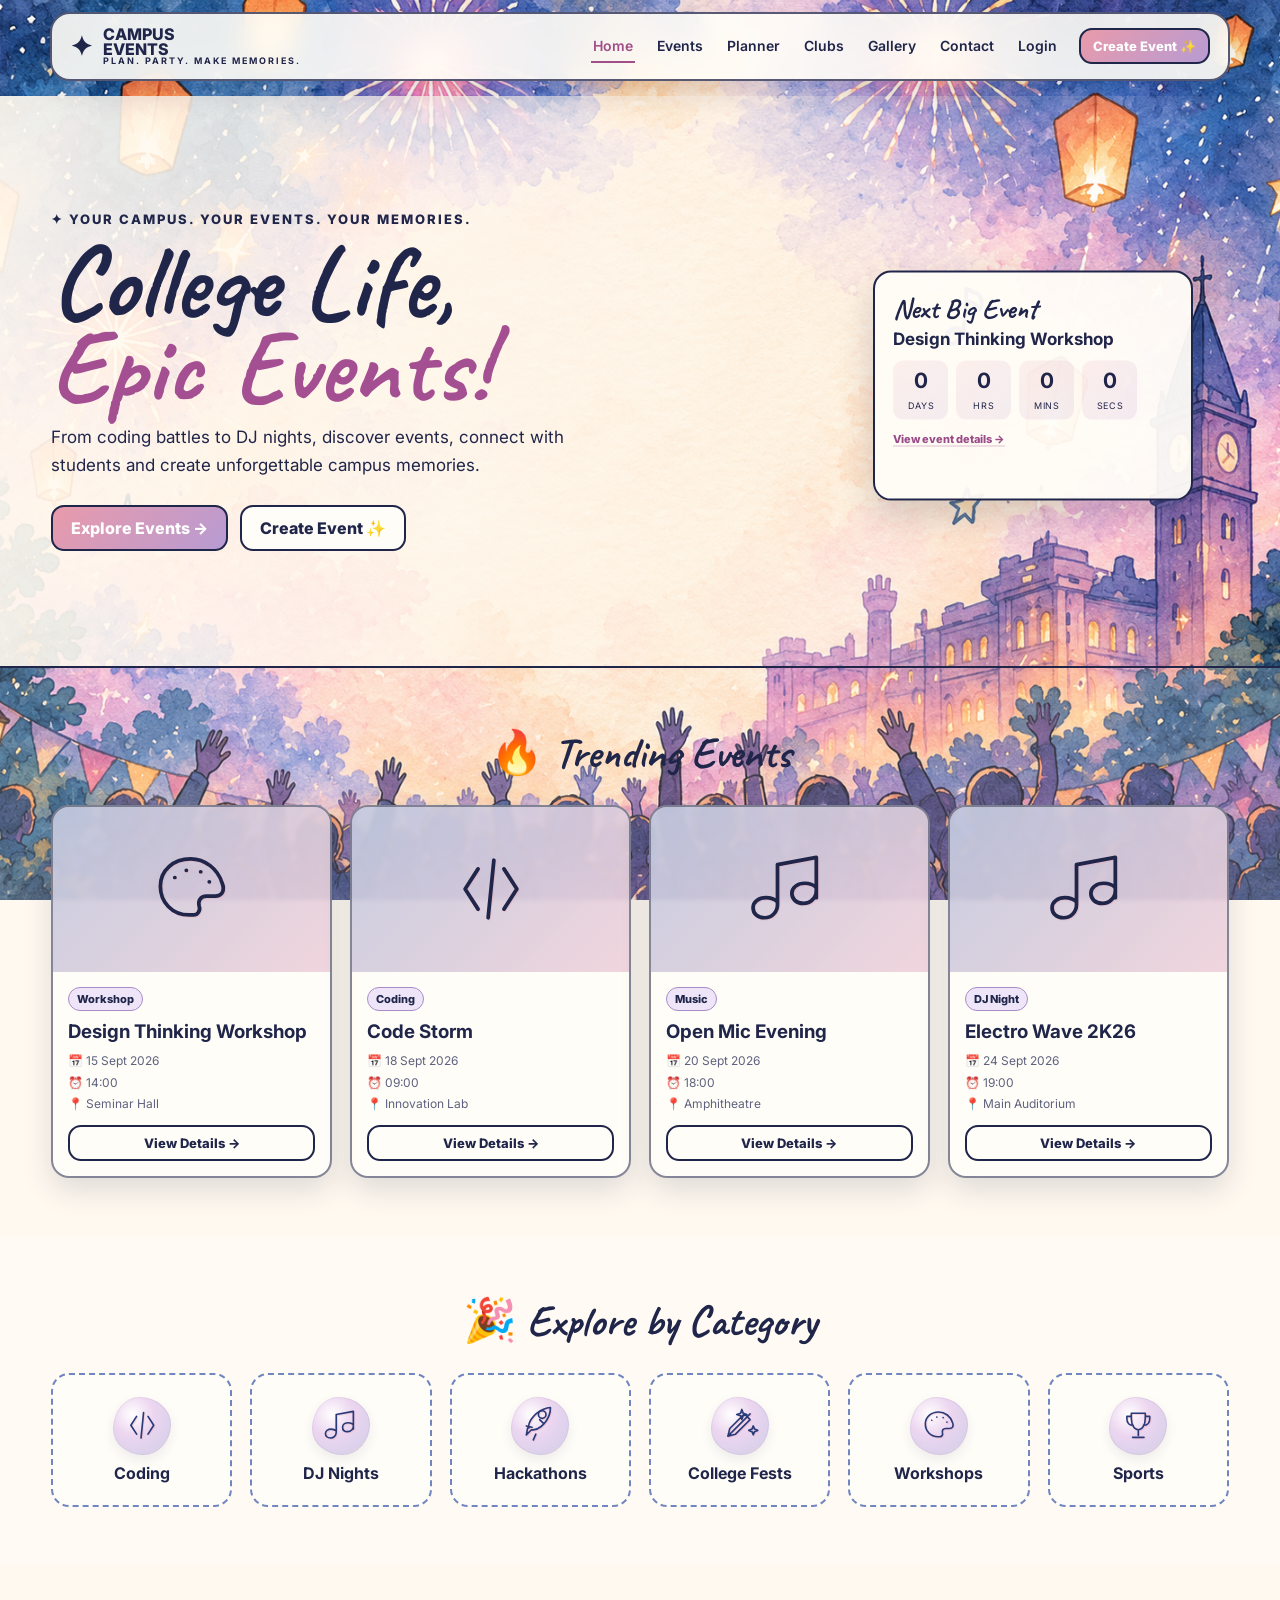
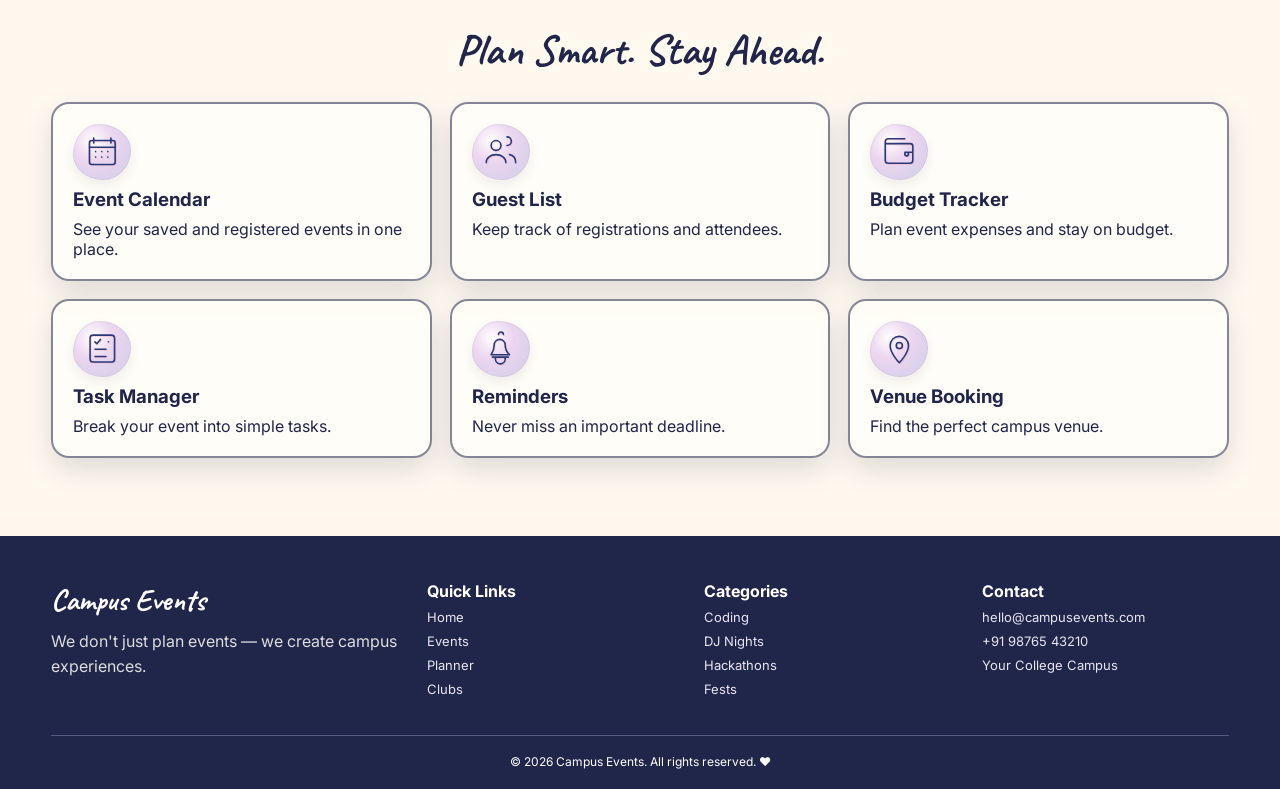
<file: campus-events-website/index.html>
<!DOCTYPE html><html lang="en"><head><meta charset="UTF-8"><meta name="viewport" content="width=device-width,initial-scale=1.0">
<title>Home | Campus Events</title><link rel="stylesheet" href="css/style.css"></head><body class="page-home">

<nav class="navbar">
 <div class="nav-inner">
  <a href="index.html" class="logo"><span class="logo-mark">✦</span><span>CAMPUS<br>EVENTS<small>PLAN. PARTY. MAKE MEMORIES.</small></span></a>
  <button class="menu-btn">☰</button>
  <div class="nav-links">
   <a href="index.html">Home</a><a href="events.html">Events</a><a href="planner.html">Planner</a><a href="clubs.html">Clubs</a><a href="gallery.html">Gallery</a><a href="contact.html">Contact</a><a href="auth.html">Login</a>
   <a class="btn small primary" href="create-event.html">Create Event ✨</a>
  </div>
 </div>
</nav>


<section class="hero"><div class="container"><div class="hero-content">
 <div class="kicker">✦ Your campus. Your events. Your memories.</div>
 <h1>College Life,<br><span>Epic Events!</span></h1>
 <p>From coding battles to DJ nights, discover events, connect with students and create unforgettable campus memories.</p>
 <div class="hero-actions"><a class="btn primary" href="events.html">Explore Events →</a><a class="btn" href="create-event.html">Create Event ✨</a></div>
 </div>
 <div class="countdown" aria-live="polite"><h3>Next Big Event</h3><strong id="nextTitle">Loading...</strong><div class="timer" id="timer"></div><a class="countdown-link" href="events.html">View event details →</a></div>
</div></div></section>
<section class="section"><div class="container"><h2 class="section-title">🔥 Trending Events</h2><div class="grid events-grid" id="homeEvents"></div></div></section>
<section class="section alt"><div class="container"><h2 class="section-title">🎉 Explore by Category</h2><div class="grid category-grid">
 <a class="category" href="events.html?category=Coding"><div class="icon watercolor-icon" data-icon="code" aria-hidden="true"></div><h4>Coding</h4></a>
 <a class="category" href="events.html?category=DJ%20Night"><div class="icon watercolor-icon" data-icon="music" aria-hidden="true"></div><h4>DJ Nights</h4></a>
 <a class="category" href="events.html?category=Hackathon"><div class="icon watercolor-icon" data-icon="rocket" aria-hidden="true"></div><h4>Hackathons</h4></a>
 <a class="category" href="events.html?category=College%20Fest"><div class="icon watercolor-icon" data-icon="celebration" aria-hidden="true"></div><h4>College Fests</h4></a>
 <a class="category" href="events.html?category=Workshop"><div class="icon watercolor-icon" data-icon="palette" aria-hidden="true"></div><h4>Workshops</h4></a>
 <a class="category" href="events.html?category=Sports"><div class="icon watercolor-icon" data-icon="trophy" aria-hidden="true"></div><h4>Sports</h4></a>
</div></div></section>
<section class="section"><div class="container"><h2 class="section-title"> Plan Smart. Stay Ahead.</h2><div class="grid tools-grid">
 <div class="tool"><div class="tool-icon watercolor-icon" data-icon="calendar" aria-hidden="true"></div><h3>Event Calendar</h3><p>See your saved and registered events in one place.</p></div>
 <div class="tool"><div class="tool-icon watercolor-icon" data-icon="users" aria-hidden="true"></div><h3>Guest List</h3><p>Keep track of registrations and attendees.</p></div>
 <div class="tool"><div class="tool-icon watercolor-icon" data-icon="wallet" aria-hidden="true"></div><h3>Budget Tracker</h3><p>Plan event expenses and stay on budget.</p></div>
 <div class="tool"><div class="tool-icon watercolor-icon" data-icon="checklist" aria-hidden="true"></div><h3>Task Manager</h3><p>Break your event into simple tasks.</p></div>
 <div class="tool"><div class="tool-icon watercolor-icon" data-icon="bell" aria-hidden="true"></div><h3>Reminders</h3><p>Never miss an important deadline.</p></div>
 <div class="tool"><div class="tool-icon watercolor-icon" data-icon="pin" aria-hidden="true"></div><h3>Venue Booking</h3><p>Find the perfect campus venue.</p></div>
</div></div></section>


<footer class="footer"><div class="container">
 <div class="footer-grid">
  <div><h3>Campus Events</h3><p style="margin-top:10px;color:#ddd;line-height:1.6">We don't just plan events — we create campus experiences.</p></div>
  <div><h4>Quick Links</h4><a href="index.html">Home</a><a href="events.html">Events</a><a href="planner.html">Planner</a><a href="clubs.html">Clubs</a></div>
  <div><h4>Categories</h4><a href="events.html">Coding</a><a href="events.html">DJ Nights</a><a href="events.html">Hackathons</a><a href="events.html">Fests</a></div>
  <div><h4>Contact</h4><a href="contact.html">hello@campusevents.com</a><a href="contact.html">+91 98765 43210</a><a href="contact.html">Your College Campus</a></div>
 </div>
 <div class="copyright">© <span id="year"></span> Campus Events. All rights reserved. ♥</div>
</div></footer><div id="toast" class="toast"></div>

<script src="js/data.js"></script><script src="js/main.js"></script><script>
document.addEventListener("DOMContentLoaded",()=>{
 const ev=getEvents().sort((a,b)=>a.date.localeCompare(b.date));document.querySelector("#homeEvents").innerHTML=ev.slice(0,4).map(eventCard).join("");
 const next=ev.find(e=>new Date(e.date+"T"+e.time)>new Date())||ev[0];document.querySelector("#nextTitle").textContent=next.title;
 const target=new Date(next.date+"T"+next.time);
 function tick(){let d=Math.max(0,target-new Date());let s=Math.floor(d/1000);let days=Math.floor(s/86400);s%=86400;let hrs=Math.floor(s/3600);s%=3600;let mins=Math.floor(s/60);s%=60;
 document.querySelector("#timer").innerHTML=`<div><b>${days}</b><span>days</span></div><div><b>${hrs}</b><span>hrs</span></div><div><b>${mins}</b><span>mins</span></div><div><b>${s}</b><span>secs</span></div>`}tick();setInterval(tick,1000);
});
</script>
</body></html>
</file>
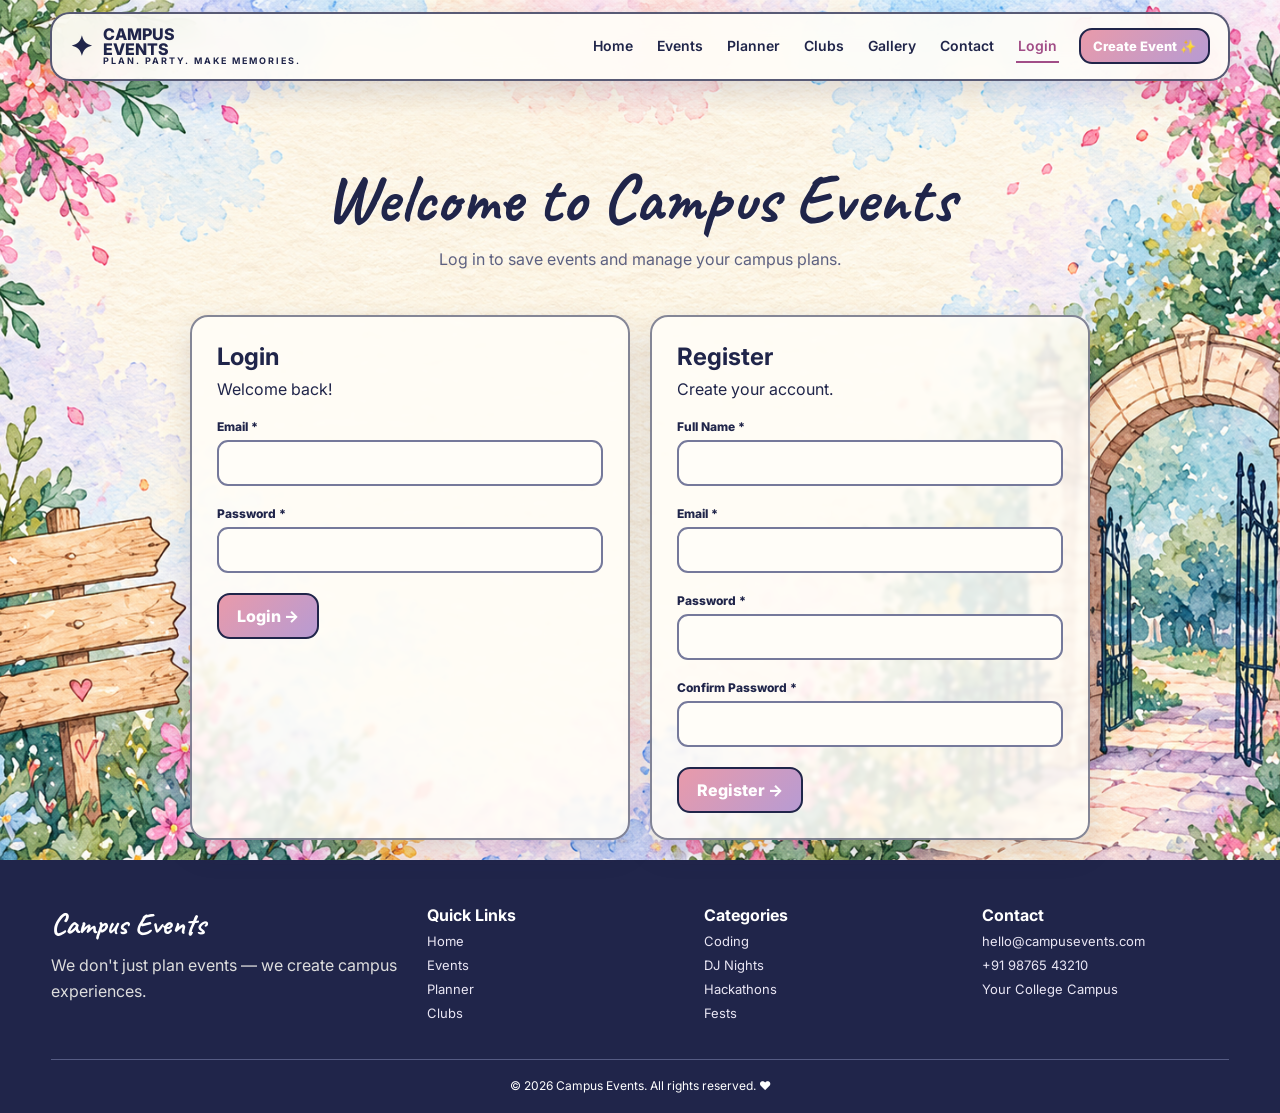
<file: campus-events-website/auth.html>
<!DOCTYPE html><html lang="en"><head><meta charset="UTF-8"><meta name="viewport" content="width=device-width,initial-scale=1.0">
<title>Login / Register | Campus Events</title><link rel="stylesheet" href="css/style.css"></head><body class="page-auth">

<nav class="navbar">
 <div class="nav-inner">
  <a href="index.html" class="logo"><span class="logo-mark">✦</span><span>CAMPUS<br>EVENTS<small>PLAN. PARTY. MAKE MEMORIES.</small></span></a>
  <button class="menu-btn">☰</button>
  <div class="nav-links">
   <a href="index.html">Home</a><a href="events.html">Events</a><a href="planner.html">Planner</a><a href="clubs.html">Clubs</a><a href="gallery.html">Gallery</a><a href="contact.html">Contact</a><a href="auth.html">Login</a>
   <a class="btn small primary" href="create-event.html">Create Event ✨</a>
  </div>
 </div>
</nav>


<main class="container"><section class="page-head"><h1>Welcome to Campus Events</h1><p>Log in to save events and manage your campus plans.</p></section>
<section class="auth">
 <form class="form-card" id="loginForm"><h2>Login</h2><p style="margin:8px 0 20px">Welcome back!</p><div class="field"><label>Email *</label><input type="email" required></div><br><div class="field"><label>Password *</label><input type="password" required></div><br><button class="btn primary" type="submit">Login →</button></form>
 <form class="form-card" id="registerForm"><h2>Register</h2><p style="margin:8px 0 20px">Create your account.</p><div class="field"><label>Full Name *</label><input name="name" required></div><br><div class="field"><label>Email *</label><input type="email" required></div><br><div class="field"><label>Password *</label><input name="password" type="password" minlength="6" required></div><br><div class="field"><label>Confirm Password *</label><input name="confirmPassword" type="password" required></div><br><button class="btn primary" type="submit">Register →</button></form>
</section></main>


<footer class="footer"><div class="container">
 <div class="footer-grid">
  <div><h3>Campus Events</h3><p style="margin-top:10px;color:#ddd;line-height:1.6">We don't just plan events — we create campus experiences.</p></div>
  <div><h4>Quick Links</h4><a href="index.html">Home</a><a href="events.html">Events</a><a href="planner.html">Planner</a><a href="clubs.html">Clubs</a></div>
  <div><h4>Categories</h4><a href="events.html">Coding</a><a href="events.html">DJ Nights</a><a href="events.html">Hackathons</a><a href="events.html">Fests</a></div>
  <div><h4>Contact</h4><a href="contact.html">hello@campusevents.com</a><a href="contact.html">+91 98765 43210</a><a href="contact.html">Your College Campus</a></div>
 </div>
 <div class="copyright">© <span id="year"></span> Campus Events. All rights reserved. ♥</div>
</div></footer><div id="toast" class="toast"></div>

<script src="js/data.js"></script><script src="js/main.js"></script><script src="js/auth.js"></script>
</body></html>
</file>
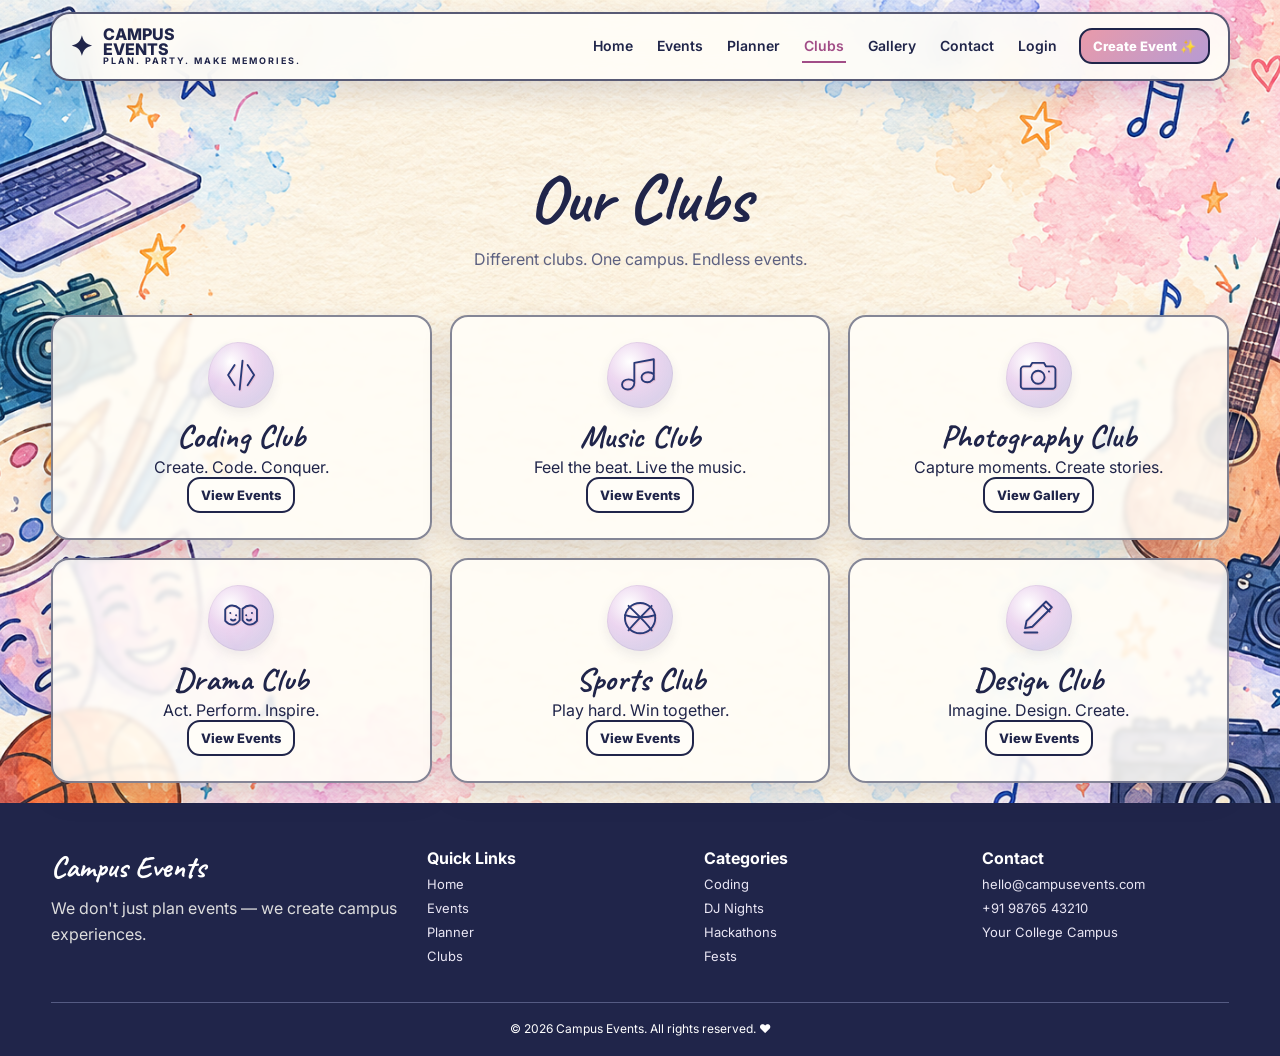
<file: campus-events-website/clubs.html>
<!DOCTYPE html><html lang="en"><head><meta charset="UTF-8"><meta name="viewport" content="width=device-width,initial-scale=1.0">
<title>Clubs | Campus Events</title><link rel="stylesheet" href="css/style.css"></head><body class="page-clubs">

<nav class="navbar">
 <div class="nav-inner">
  <a href="index.html" class="logo"><span class="logo-mark">✦</span><span>CAMPUS<br>EVENTS<small>PLAN. PARTY. MAKE MEMORIES.</small></span></a>
  <button class="menu-btn">☰</button>
  <div class="nav-links">
   <a href="index.html">Home</a><a href="events.html">Events</a><a href="planner.html">Planner</a><a href="clubs.html">Clubs</a><a href="gallery.html">Gallery</a><a href="contact.html">Contact</a><a href="auth.html">Login</a>
   <a class="btn small primary" href="create-event.html">Create Event ✨</a>
  </div>
 </div>
</nav>


<main class="container"><section class="page-head"><h1>Our Clubs</h1><p>Different clubs. One campus. Endless events.</p></section>
<section class="grid clubs-grid">
 <article class="club"><div class="club-icon watercolor-icon" data-icon="code" aria-hidden="true"></div><h3>Coding Club</h3><p>Create. Code. Conquer.</p><a class="btn small" href="events.html">View Events</a></article>
 <article class="club"><div class="club-icon watercolor-icon" data-icon="music" aria-hidden="true"></div><h3>Music Club</h3><p>Feel the beat. Live the music.</p><a class="btn small" href="events.html">View Events</a></article>
 <article class="club"><div class="club-icon watercolor-icon" data-icon="camera" aria-hidden="true"></div><h3>Photography Club</h3><p>Capture moments. Create stories.</p><a class="btn small" href="gallery.html">View Gallery</a></article>
 <article class="club"><div class="club-icon watercolor-icon" data-icon="masks" aria-hidden="true"></div><h3>Drama Club</h3><p>Act. Perform. Inspire.</p><a class="btn small" href="events.html">View Events</a></article>
 <article class="club"><div class="club-icon watercolor-icon" data-icon="basketball" aria-hidden="true"></div><h3>Sports Club</h3><p>Play hard. Win together.</p><a class="btn small" href="events.html">View Events</a></article>
 <article class="club"><div class="club-icon watercolor-icon" data-icon="pencil" aria-hidden="true"></div><h3>Design Club</h3><p>Imagine. Design. Create.</p><a class="btn small" href="events.html">View Events</a></article>
</section></main>


<footer class="footer"><div class="container">
 <div class="footer-grid">
  <div><h3>Campus Events</h3><p style="margin-top:10px;color:#ddd;line-height:1.6">We don't just plan events — we create campus experiences.</p></div>
  <div><h4>Quick Links</h4><a href="index.html">Home</a><a href="events.html">Events</a><a href="planner.html">Planner</a><a href="clubs.html">Clubs</a></div>
  <div><h4>Categories</h4><a href="events.html">Coding</a><a href="events.html">DJ Nights</a><a href="events.html">Hackathons</a><a href="events.html">Fests</a></div>
  <div><h4>Contact</h4><a href="contact.html">hello@campusevents.com</a><a href="contact.html">+91 98765 43210</a><a href="contact.html">Your College Campus</a></div>
 </div>
 <div class="copyright">© <span id="year"></span> Campus Events. All rights reserved. ♥</div>
</div></footer><div id="toast" class="toast"></div>

<script src="js/data.js"></script><script src="js/main.js"></script>
</body></html>
</file>
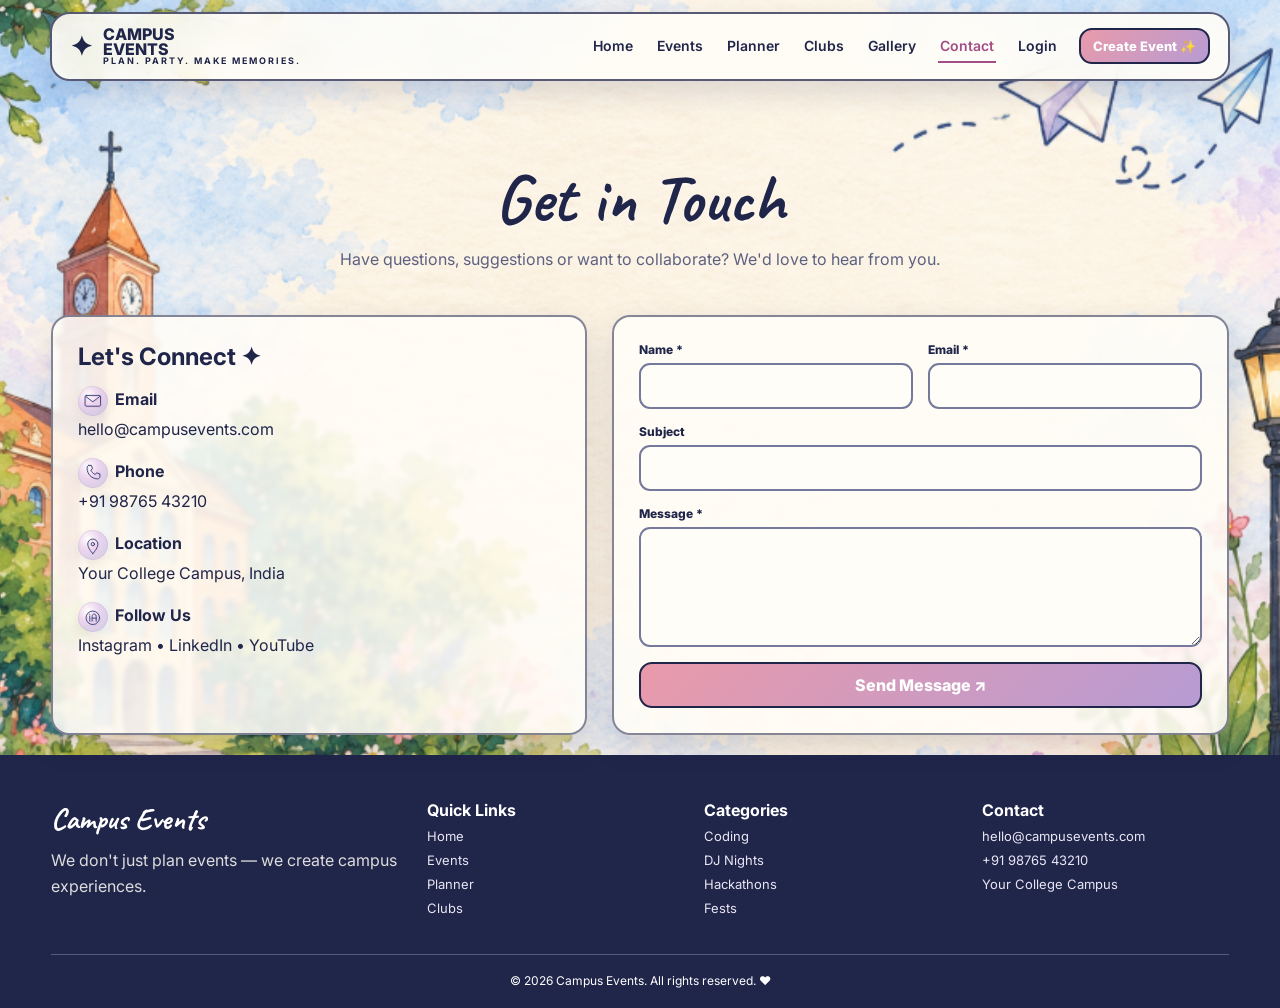
<file: campus-events-website/contact.html>
<!DOCTYPE html><html lang="en"><head><meta charset="UTF-8"><meta name="viewport" content="width=device-width,initial-scale=1.0">
<title>Contact | Campus Events</title><link rel="stylesheet" href="css/style.css"></head><body class="page-contact">

<nav class="navbar">
 <div class="nav-inner">
  <a href="index.html" class="logo"><span class="logo-mark">✦</span><span>CAMPUS<br>EVENTS<small>PLAN. PARTY. MAKE MEMORIES.</small></span></a>
  <button class="menu-btn">☰</button>
  <div class="nav-links">
   <a href="index.html">Home</a><a href="events.html">Events</a><a href="planner.html">Planner</a><a href="clubs.html">Clubs</a><a href="gallery.html">Gallery</a><a href="contact.html">Contact</a><a href="auth.html">Login</a>
   <a class="btn small primary" href="create-event.html">Create Event ✨</a>
  </div>
 </div>
</nav>


<main class="container"><section class="page-head"><h1>Get in Touch</h1><p>Have questions, suggestions or want to collaborate? We'd love to hear from you.</p></section>
<section class="contact-grid">
 <div class="form-card info-box"><h2>Let's Connect ✦</h2><p><span class="inline-watercolor-icon watercolor-icon" data-icon="mail" aria-hidden="true"></span> <b>Email</b><br>hello@campusevents.com</p><p><span class="inline-watercolor-icon watercolor-icon" data-icon="phone" aria-hidden="true"></span> <b>Phone</b><br>+91 98765 43210</p><p><span class="inline-watercolor-icon watercolor-icon" data-icon="pin" aria-hidden="true"></span> <b>Location</b><br>Your College Campus, India</p><p><span class="inline-watercolor-icon watercolor-icon" data-icon="social" aria-hidden="true"></span> <b>Follow Us</b><br>Instagram • LinkedIn • YouTube</p></div>
 <form class="form-card" id="contactForm"><div class="form-grid">
  <div class="field"><label>Name *</label><input required></div><div class="field"><label>Email *</label><input type="email" required></div>
  <div class="field full"><label>Subject</label><input></div><div class="field full"><label>Message *</label><textarea required></textarea></div>
  <div class="field full"><button class="btn primary" type="submit">Send Message ↗</button></div>
 </div></form>
</section></main>


<footer class="footer"><div class="container">
 <div class="footer-grid">
  <div><h3>Campus Events</h3><p style="margin-top:10px;color:#ddd;line-height:1.6">We don't just plan events — we create campus experiences.</p></div>
  <div><h4>Quick Links</h4><a href="index.html">Home</a><a href="events.html">Events</a><a href="planner.html">Planner</a><a href="clubs.html">Clubs</a></div>
  <div><h4>Categories</h4><a href="events.html">Coding</a><a href="events.html">DJ Nights</a><a href="events.html">Hackathons</a><a href="events.html">Fests</a></div>
  <div><h4>Contact</h4><a href="contact.html">hello@campusevents.com</a><a href="contact.html">+91 98765 43210</a><a href="contact.html">Your College Campus</a></div>
 </div>
 <div class="copyright">© <span id="year"></span> Campus Events. All rights reserved. ♥</div>
</div></footer><div id="toast" class="toast"></div>

<script src="js/data.js"></script><script src="js/main.js"></script><script>
document.addEventListener("DOMContentLoaded",()=>document.querySelector("#contactForm").addEventListener("submit",e=>{e.preventDefault();if(e.target.reportValidity()){e.target.reset();toast("✓ Message sent successfully!");}}));
</script>
</body></html>
</file>
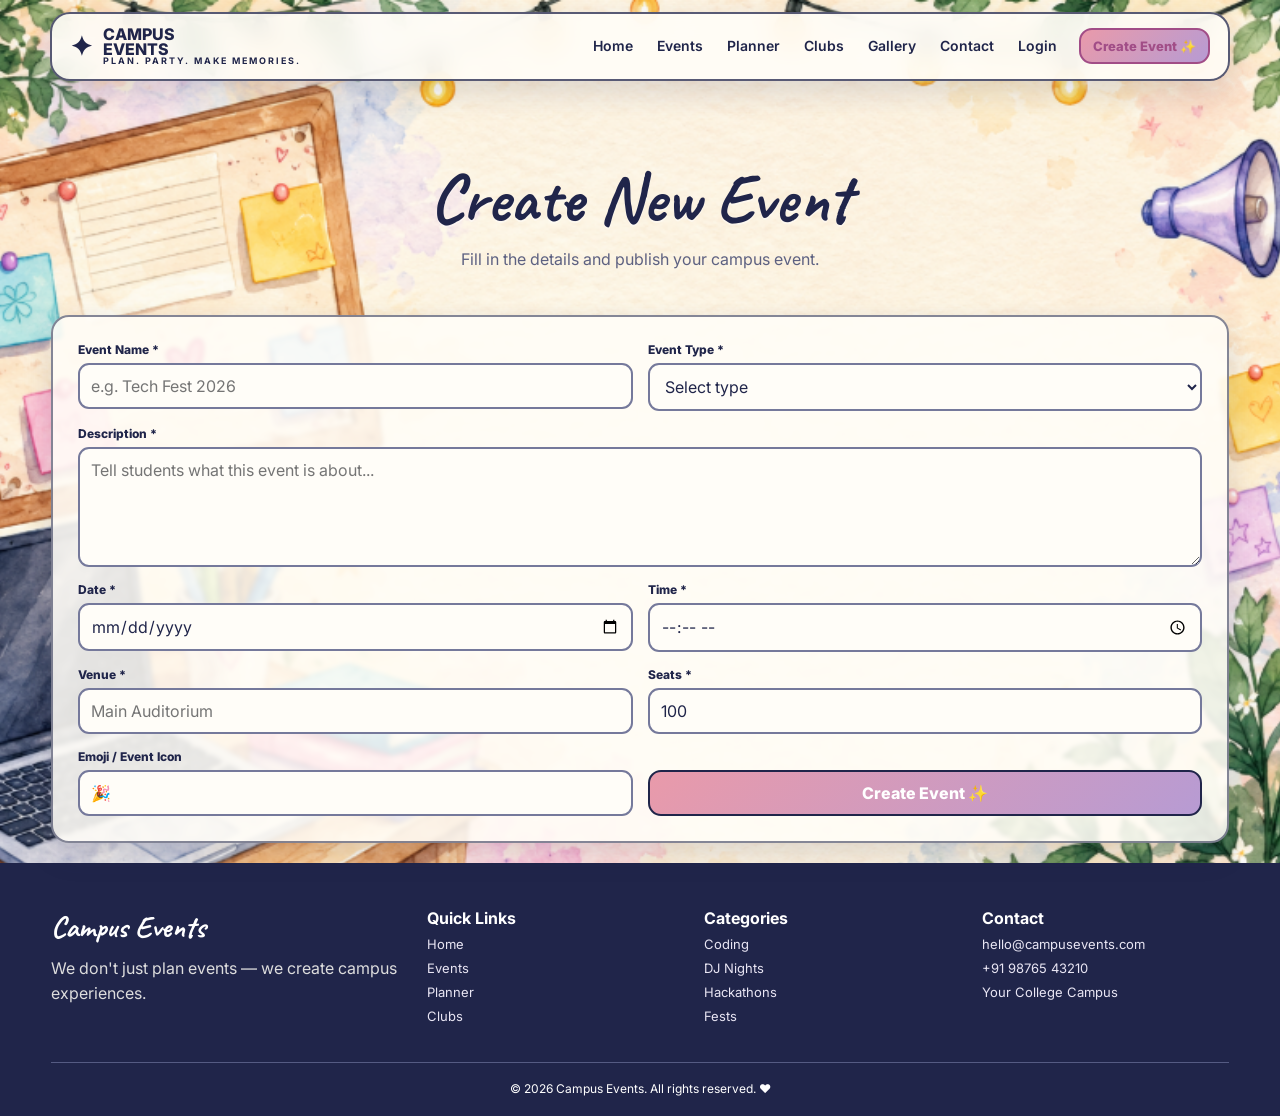
<file: campus-events-website/create-event.html>
<!DOCTYPE html><html lang="en"><head><meta charset="UTF-8"><meta name="viewport" content="width=device-width,initial-scale=1.0">
<title>Create Event | Campus Events</title><link rel="stylesheet" href="css/style.css"></head><body class="page-create">

<nav class="navbar">
 <div class="nav-inner">
  <a href="index.html" class="logo"><span class="logo-mark">✦</span><span>CAMPUS<br>EVENTS<small>PLAN. PARTY. MAKE MEMORIES.</small></span></a>
  <button class="menu-btn">☰</button>
  <div class="nav-links">
   <a href="index.html">Home</a><a href="events.html">Events</a><a href="planner.html">Planner</a><a href="clubs.html">Clubs</a><a href="gallery.html">Gallery</a><a href="contact.html">Contact</a><a href="auth.html">Login</a>
   <a class="btn small primary" href="create-event.html">Create Event ✨</a>
  </div>
 </div>
</nav>


<main class="container"><section class="page-head"><h1>Create New Event</h1><p>Fill in the details and publish your campus event.</p></section>
<form class="form-card" id="createForm"><div class="form-grid">
 <div class="field"><label>Event Name *</label><input name="title" required placeholder="e.g. Tech Fest 2026"></div>
 <div class="field"><label>Event Type *</label><select name="category" required><option value="">Select type</option><option>Coding</option><option>DJ Night</option><option>Hackathon</option><option>College Fest</option><option>Workshop</option><option>Sports</option><option>Music</option></select></div>
 <div class="field full"><label>Description *</label><textarea name="description" required placeholder="Tell students what this event is about..."></textarea></div>
 <div class="field"><label>Date *</label><input type="date" name="date" required></div><div class="field"><label>Time *</label><input type="time" name="time" required></div>
 <div class="field"><label>Venue *</label><input name="venue" required placeholder="Main Auditorium"></div><div class="field"><label>Seats *</label><input type="number" name="seats" min="1" value="100" required></div>
 <div class="field"><label>Emoji / Event Icon</label><input name="emoji" value="🎉" maxlength="4"></div>
 <div class="field" style="justify-content:end"><button class="btn primary" type="submit">Create Event ✨</button></div>
</div></form></main>


<footer class="footer"><div class="container">
 <div class="footer-grid">
  <div><h3>Campus Events</h3><p style="margin-top:10px;color:#ddd;line-height:1.6">We don't just plan events — we create campus experiences.</p></div>
  <div><h4>Quick Links</h4><a href="index.html">Home</a><a href="events.html">Events</a><a href="planner.html">Planner</a><a href="clubs.html">Clubs</a></div>
  <div><h4>Categories</h4><a href="events.html">Coding</a><a href="events.html">DJ Nights</a><a href="events.html">Hackathons</a><a href="events.html">Fests</a></div>
  <div><h4>Contact</h4><a href="contact.html">hello@campusevents.com</a><a href="contact.html">+91 98765 43210</a><a href="contact.html">Your College Campus</a></div>
 </div>
 <div class="copyright">© <span id="year"></span> Campus Events. All rights reserved. ♥</div>
</div></footer><div id="toast" class="toast"></div>

<script src="js/data.js"></script><script src="js/main.js"></script><script src="js/create-event.js"></script>
</body></html>
</file>
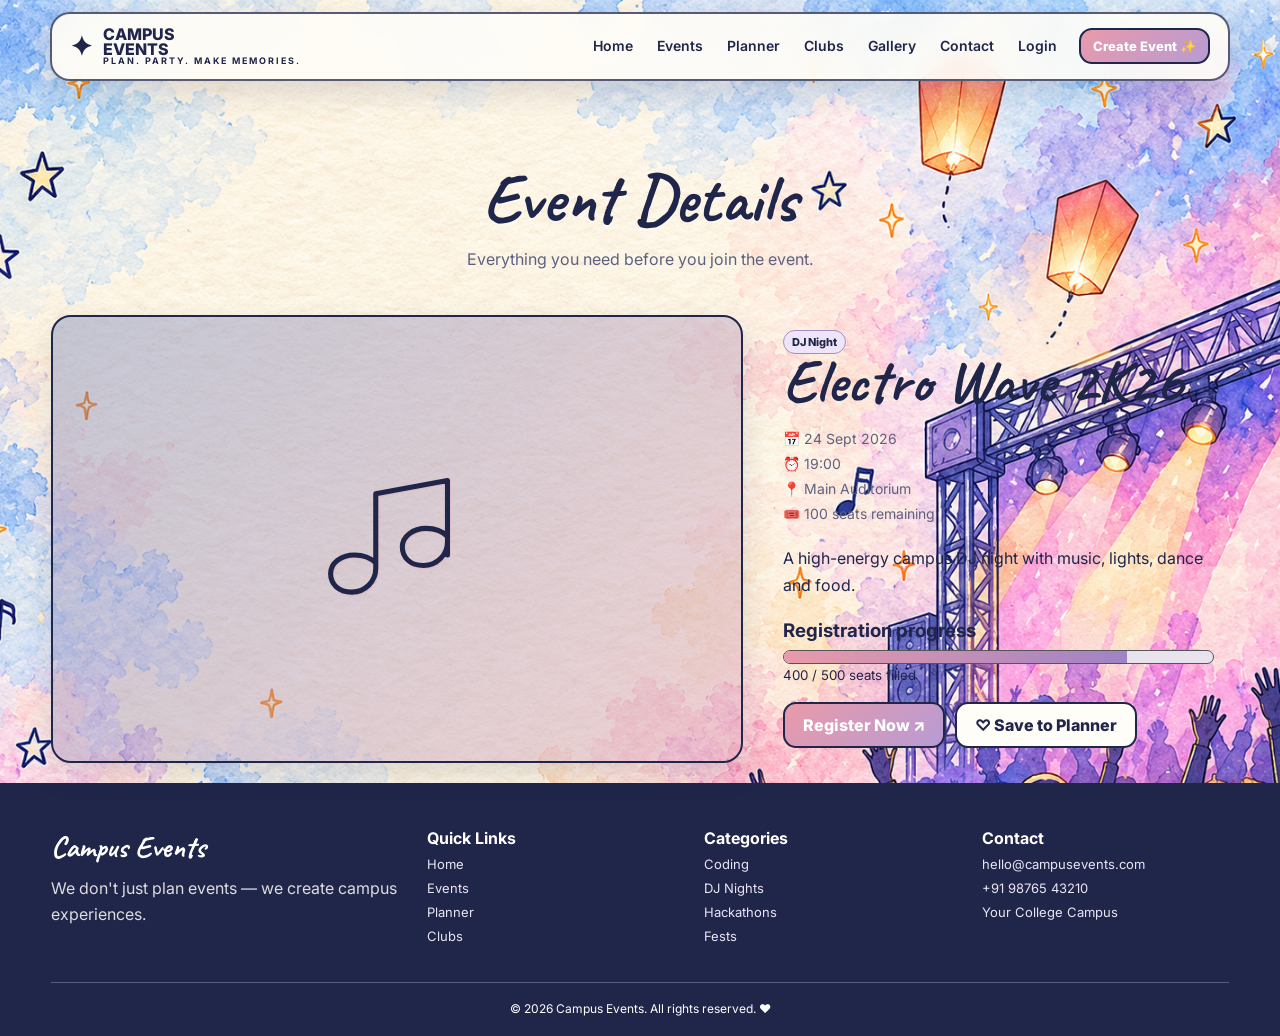
<file: campus-events-website/event-details.html>
<!DOCTYPE html><html lang="en"><head><meta charset="UTF-8"><meta name="viewport" content="width=device-width,initial-scale=1.0">
<title>Event Details | Campus Events</title><link rel="stylesheet" href="css/style.css"></head><body class="page-details">

<nav class="navbar">
 <div class="nav-inner">
  <a href="index.html" class="logo"><span class="logo-mark">✦</span><span>CAMPUS<br>EVENTS<small>PLAN. PARTY. MAKE MEMORIES.</small></span></a>
  <button class="menu-btn">☰</button>
  <div class="nav-links">
   <a href="index.html">Home</a><a href="events.html">Events</a><a href="planner.html">Planner</a><a href="clubs.html">Clubs</a><a href="gallery.html">Gallery</a><a href="contact.html">Contact</a><a href="auth.html">Login</a>
   <a class="btn small primary" href="create-event.html">Create Event ✨</a>
  </div>
 </div>
</nav>


<main class="container"><section class="page-head"><h1>Event Details</h1><p>Everything you need before you join the event.</p></section>
<section class="detail" id="eventDetail"></section></main>


<footer class="footer"><div class="container">
 <div class="footer-grid">
  <div><h3>Campus Events</h3><p style="margin-top:10px;color:#ddd;line-height:1.6">We don't just plan events — we create campus experiences.</p></div>
  <div><h4>Quick Links</h4><a href="index.html">Home</a><a href="events.html">Events</a><a href="planner.html">Planner</a><a href="clubs.html">Clubs</a></div>
  <div><h4>Categories</h4><a href="events.html">Coding</a><a href="events.html">DJ Nights</a><a href="events.html">Hackathons</a><a href="events.html">Fests</a></div>
  <div><h4>Contact</h4><a href="contact.html">hello@campusevents.com</a><a href="contact.html">+91 98765 43210</a><a href="contact.html">Your College Campus</a></div>
 </div>
 <div class="copyright">© <span id="year"></span> Campus Events. All rights reserved. ♥</div>
</div></footer><div id="toast" class="toast"></div>

<script src="js/data.js"></script><script src="js/main.js"></script><script src="js/details.js"></script>
</body></html>
</file>
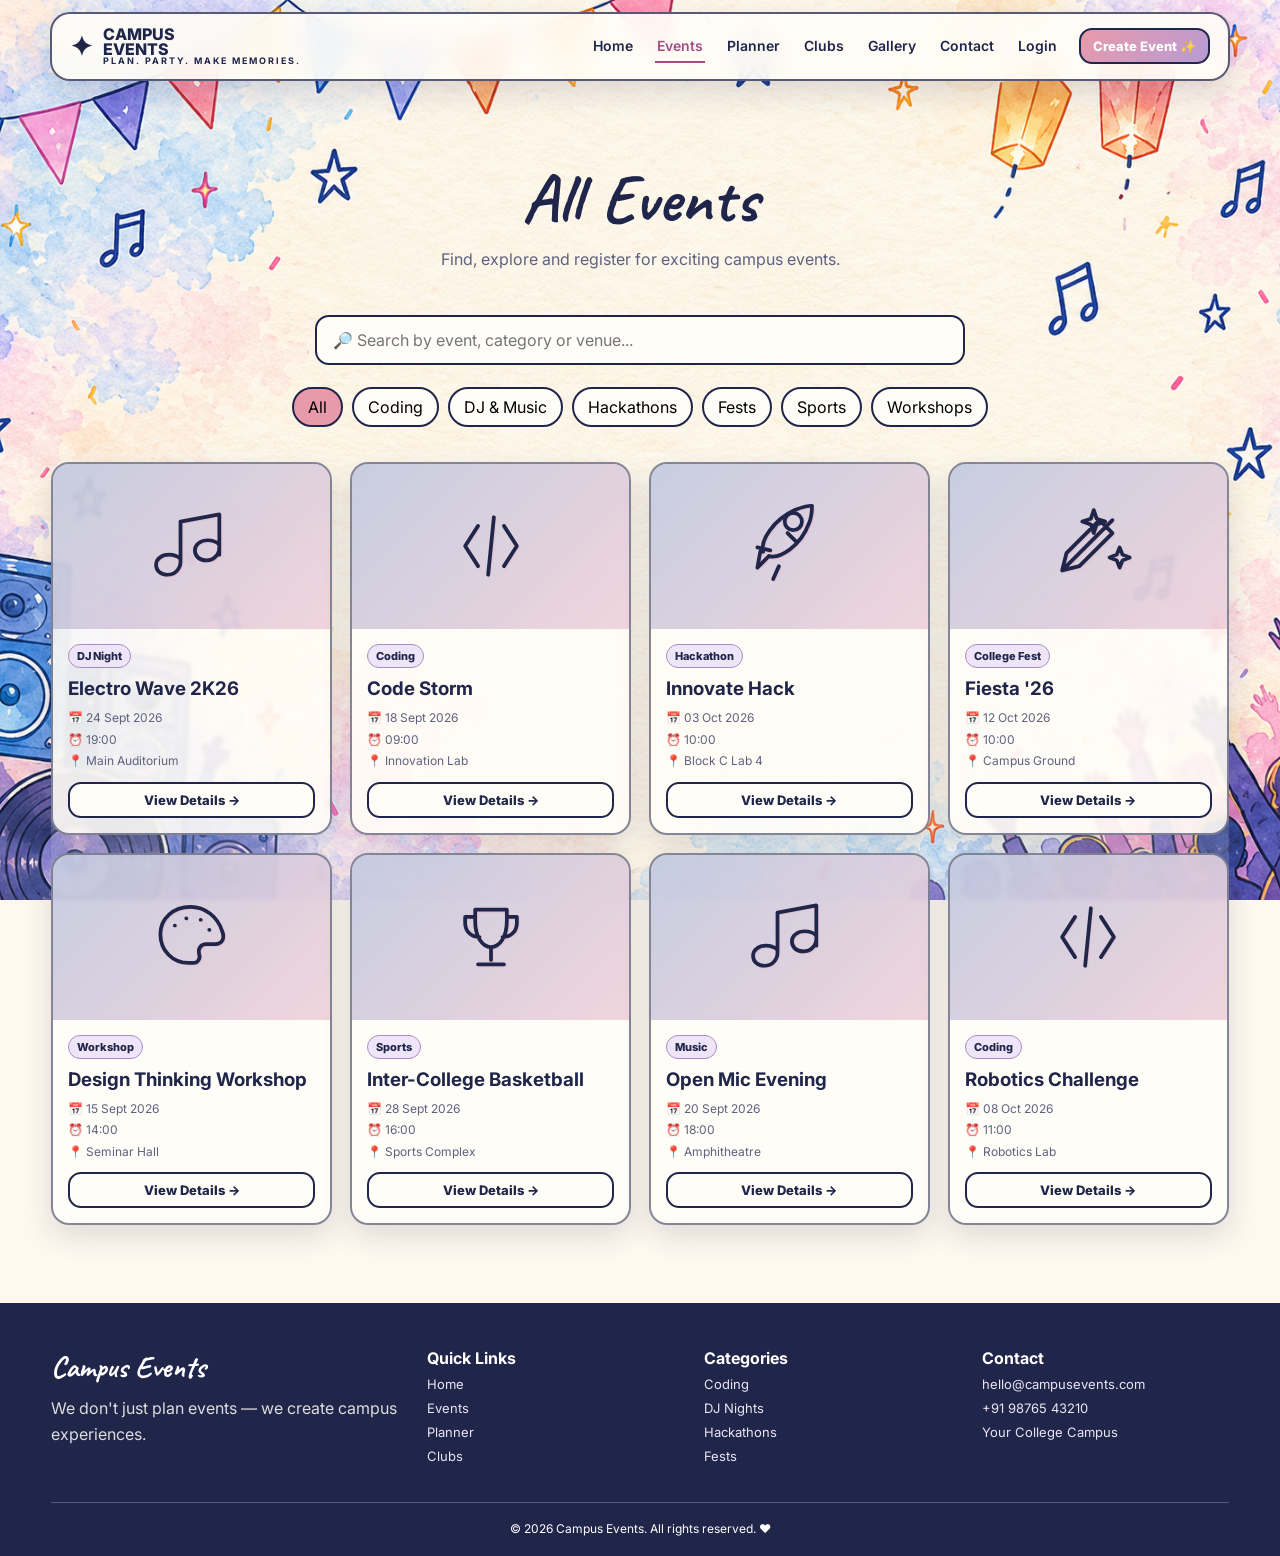
<file: campus-events-website/events.html>
<!DOCTYPE html><html lang="en"><head><meta charset="UTF-8"><meta name="viewport" content="width=device-width,initial-scale=1.0">
<title>All Events | Campus Events</title><link rel="stylesheet" href="css/style.css"></head><body class="page-events">

<nav class="navbar">
 <div class="nav-inner">
  <a href="index.html" class="logo"><span class="logo-mark">✦</span><span>CAMPUS<br>EVENTS<small>PLAN. PARTY. MAKE MEMORIES.</small></span></a>
  <button class="menu-btn">☰</button>
  <div class="nav-links">
   <a href="index.html">Home</a><a href="events.html">Events</a><a href="planner.html">Planner</a><a href="clubs.html">Clubs</a><a href="gallery.html">Gallery</a><a href="contact.html">Contact</a><a href="auth.html">Login</a>
   <a class="btn small primary" href="create-event.html">Create Event ✨</a>
  </div>
 </div>
</nav>


<main class="container"><section class="page-head"><h1>All Events</h1><p>Find, explore and register for exciting campus events.</p></section>
<input class="search" id="eventSearch" placeholder="🔎 Search by event, category or venue...">
<div class="filters"><button class="filter active" data-category="All">All</button><button class="filter" data-category="Coding">Coding</button><button class="filter" data-category="DJ Night">DJ & Music</button><button class="filter" data-category="Hackathon">Hackathons</button><button class="filter" data-category="College Fest">Fests</button><button class="filter" data-category="Sports">Sports</button><button class="filter" data-category="Workshop">Workshops</button></div>
<section class="section" style="padding-top:10px"><div class="grid events-grid" id="eventsGrid"></div></section></main>


<footer class="footer"><div class="container">
 <div class="footer-grid">
  <div><h3>Campus Events</h3><p style="margin-top:10px;color:#ddd;line-height:1.6">We don't just plan events — we create campus experiences.</p></div>
  <div><h4>Quick Links</h4><a href="index.html">Home</a><a href="events.html">Events</a><a href="planner.html">Planner</a><a href="clubs.html">Clubs</a></div>
  <div><h4>Categories</h4><a href="events.html">Coding</a><a href="events.html">DJ Nights</a><a href="events.html">Hackathons</a><a href="events.html">Fests</a></div>
  <div><h4>Contact</h4><a href="contact.html">hello@campusevents.com</a><a href="contact.html">+91 98765 43210</a><a href="contact.html">Your College Campus</a></div>
 </div>
 <div class="copyright">© <span id="year"></span> Campus Events. All rights reserved. ♥</div>
</div></footer><div id="toast" class="toast"></div>

<script src="js/data.js"></script><script src="js/main.js"></script><script src="js/events.js"></script>
</body></html>
</file>
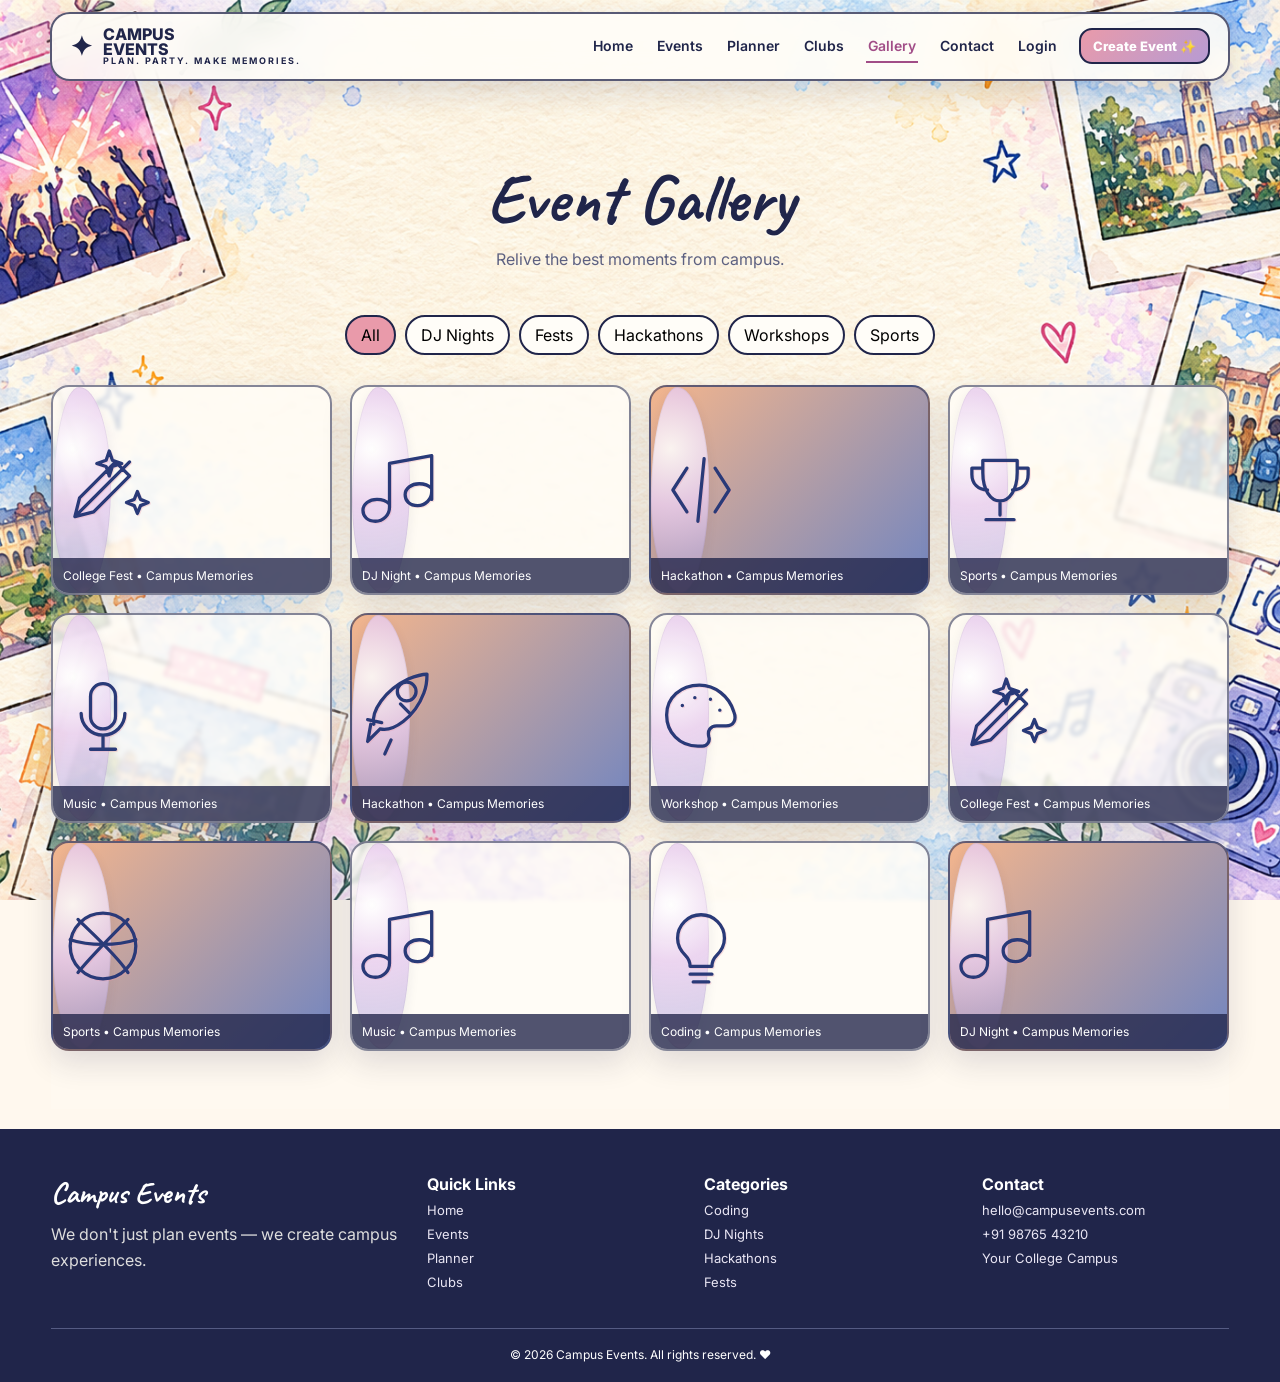
<file: campus-events-website/gallery.html>
<!DOCTYPE html><html lang="en"><head><meta charset="UTF-8"><meta name="viewport" content="width=device-width,initial-scale=1.0">
<title>Gallery | Campus Events</title><link rel="stylesheet" href="css/style.css"></head><body class="page-gallery">

<nav class="navbar">
 <div class="nav-inner">
  <a href="index.html" class="logo"><span class="logo-mark">✦</span><span>CAMPUS<br>EVENTS<small>PLAN. PARTY. MAKE MEMORIES.</small></span></a>
  <button class="menu-btn">☰</button>
  <div class="nav-links">
   <a href="index.html">Home</a><a href="events.html">Events</a><a href="planner.html">Planner</a><a href="clubs.html">Clubs</a><a href="gallery.html">Gallery</a><a href="contact.html">Contact</a><a href="auth.html">Login</a>
   <a class="btn small primary" href="create-event.html">Create Event ✨</a>
  </div>
 </div>
</nav>


<main class="container"><section class="page-head"><h1>Event Gallery</h1><p>Relive the best moments from campus.</p></section>
<div class="filters"><button class="filter active" data-category="All">All</button><button class="filter" data-category="DJ Night">DJ Nights</button><button class="filter" data-category="College Fest">Fests</button><button class="filter" data-category="Hackathon">Hackathons</button><button class="filter" data-category="Workshop">Workshops</button><button class="filter" data-category="Sports">Sports</button></div>
<section class="section" style="padding-top:5px"><div class="grid gallery-grid" id="galleryGrid"></div></section></main>


<footer class="footer"><div class="container">
 <div class="footer-grid">
  <div><h3>Campus Events</h3><p style="margin-top:10px;color:#ddd;line-height:1.6">We don't just plan events — we create campus experiences.</p></div>
  <div><h4>Quick Links</h4><a href="index.html">Home</a><a href="events.html">Events</a><a href="planner.html">Planner</a><a href="clubs.html">Clubs</a></div>
  <div><h4>Categories</h4><a href="events.html">Coding</a><a href="events.html">DJ Nights</a><a href="events.html">Hackathons</a><a href="events.html">Fests</a></div>
  <div><h4>Contact</h4><a href="contact.html">hello@campusevents.com</a><a href="contact.html">+91 98765 43210</a><a href="contact.html">Your College Campus</a></div>
 </div>
 <div class="copyright">© <span id="year"></span> Campus Events. All rights reserved. ♥</div>
</div></footer><div id="toast" class="toast"></div>

<script src="js/data.js"></script><script src="js/main.js"></script><script src="js/gallery.js"></script>
</body></html>
</file>
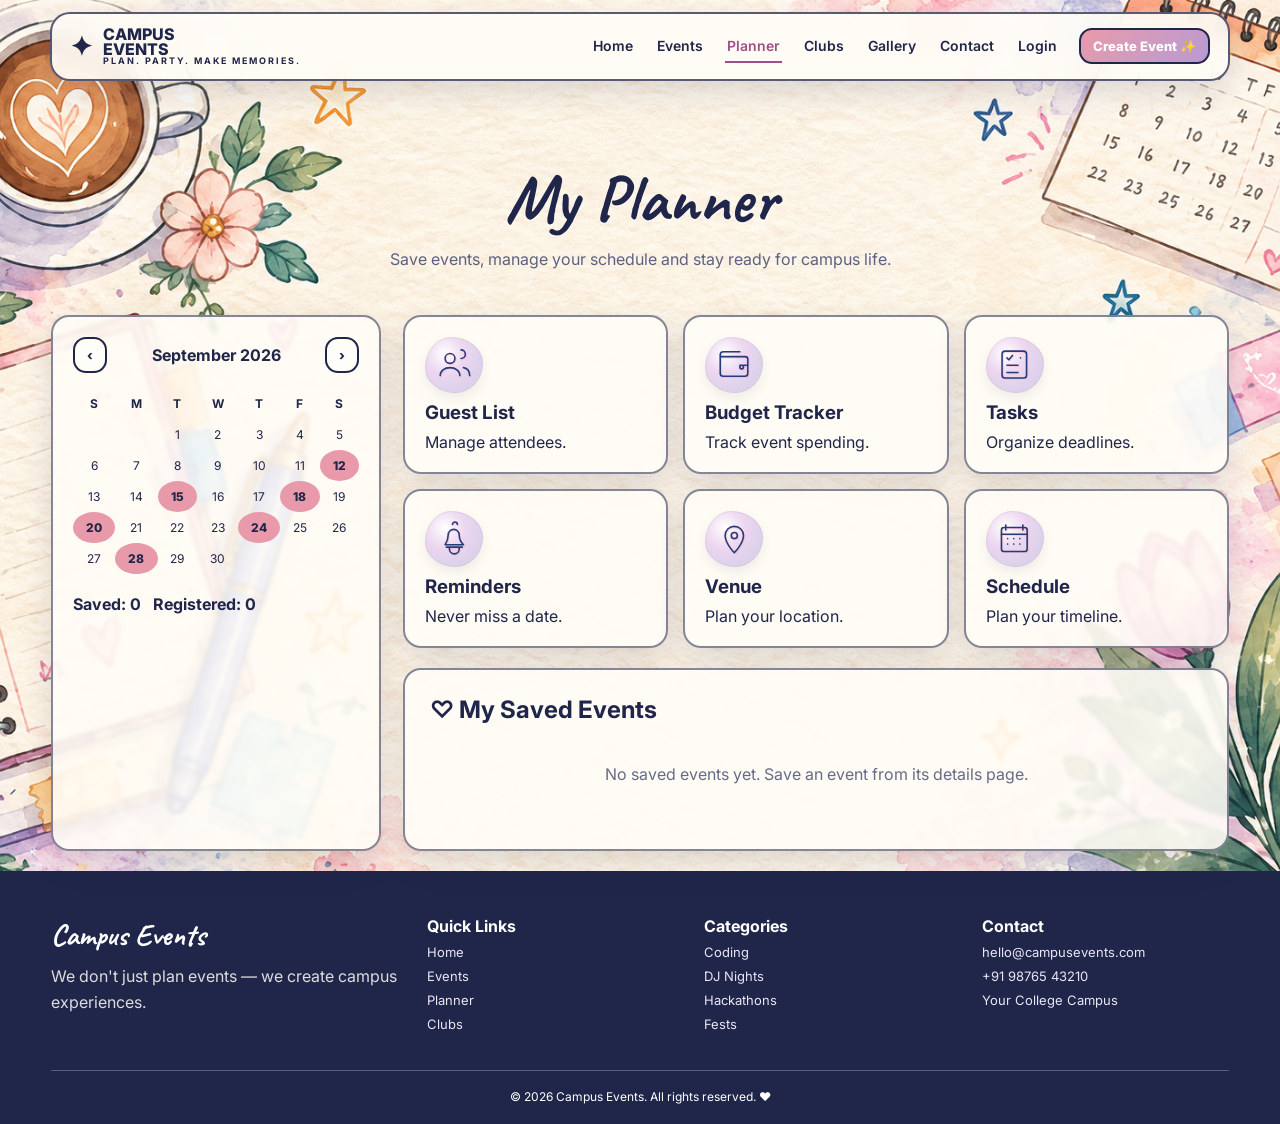
<file: campus-events-website/planner.html>
<!DOCTYPE html><html lang="en"><head><meta charset="UTF-8"><meta name="viewport" content="width=device-width,initial-scale=1.0">
<title>Planner | Campus Events</title><link rel="stylesheet" href="css/style.css"></head><body class="page-planner">

<nav class="navbar">
 <div class="nav-inner">
  <a href="index.html" class="logo"><span class="logo-mark">✦</span><span>CAMPUS<br>EVENTS<small>PLAN. PARTY. MAKE MEMORIES.</small></span></a>
  <button class="menu-btn">☰</button>
  <div class="nav-links">
   <a href="index.html">Home</a><a href="events.html">Events</a><a href="planner.html">Planner</a><a href="clubs.html">Clubs</a><a href="gallery.html">Gallery</a><a href="contact.html">Contact</a><a href="auth.html">Login</a>
   <a class="btn small primary" href="create-event.html">Create Event ✨</a>
  </div>
 </div>
</nav>


<main class="container"><section class="page-head"><h1>My Planner</h1><p>Save events, manage your schedule and stay ready for campus life.</p></section>
<section class="planner-layout">
 <div class="form-card calendar"><div class="cal-head"><button class="btn small">‹</button><b>September 2026</b><button class="btn small">›</button></div>
 <table><thead><tr><th>S</th><th>M</th><th>T</th><th>W</th><th>T</th><th>F</th><th>S</th></tr></thead><tbody>
 <tr><td></td><td></td><td>1</td><td>2</td><td>3</td><td>4</td><td>5</td></tr><tr><td>6</td><td>7</td><td>8</td><td>9</td><td>10</td><td>11</td><td class="event-day">12</td></tr>
 <tr><td>13</td><td>14</td><td class="event-day">15</td><td>16</td><td>17</td><td class="event-day">18</td><td>19</td></tr><tr><td class="event-day">20</td><td>21</td><td>22</td><td>23</td><td class="event-day">24</td><td>25</td><td>26</td></tr><tr><td>27</td><td class="event-day">28</td><td>29</td><td>30</td><td></td><td></td><td></td></tr>
 </tbody></table>
 <div style="margin-top:20px"><b>Saved: <span id="savedCount">0</span></b> &nbsp; <b>Registered: <span id="registeredCount">0</span></b></div>
 </div>
 <div><div class="planner-tools">
  <div class="tool"><div class="tool-icon watercolor-icon" data-icon="users" aria-hidden="true"></div><h3>Guest List</h3><p>Manage attendees.</p></div><div class="tool"><div class="tool-icon watercolor-icon" data-icon="wallet" aria-hidden="true"></div><h3>Budget Tracker</h3><p>Track event spending.</p></div><div class="tool"><div class="tool-icon watercolor-icon" data-icon="checklist" aria-hidden="true"></div><h3>Tasks</h3><p>Organize deadlines.</p></div><div class="tool"><div class="tool-icon watercolor-icon" data-icon="bell" aria-hidden="true"></div><h3>Reminders</h3><p>Never miss a date.</p></div><div class="tool"><div class="tool-icon watercolor-icon" data-icon="pin" aria-hidden="true"></div><h3>Venue</h3><p>Plan your location.</p></div><div class="tool"><div class="tool-icon watercolor-icon" data-icon="calendar" aria-hidden="true"></div><h3>Schedule</h3><p>Plan your timeline.</p></div>
 </div><div class="form-card saved-list"><h2>♡ My Saved Events</h2><div id="savedList"></div></div></div>
</section></main>


<footer class="footer"><div class="container">
 <div class="footer-grid">
  <div><h3>Campus Events</h3><p style="margin-top:10px;color:#ddd;line-height:1.6">We don't just plan events — we create campus experiences.</p></div>
  <div><h4>Quick Links</h4><a href="index.html">Home</a><a href="events.html">Events</a><a href="planner.html">Planner</a><a href="clubs.html">Clubs</a></div>
  <div><h4>Categories</h4><a href="events.html">Coding</a><a href="events.html">DJ Nights</a><a href="events.html">Hackathons</a><a href="events.html">Fests</a></div>
  <div><h4>Contact</h4><a href="contact.html">hello@campusevents.com</a><a href="contact.html">+91 98765 43210</a><a href="contact.html">Your College Campus</a></div>
 </div>
 <div class="copyright">© <span id="year"></span> Campus Events. All rights reserved. ♥</div>
</div></footer><div id="toast" class="toast"></div>

<script src="js/data.js"></script><script src="js/main.js"></script><script src="js/planner.js"></script>
</body></html>
</file>
<file: campus-events-website/css/style.css>
@import url('https://fonts.googleapis.com/css2?family=Caveat:wght@500;600;700&family=Inter:wght@400;500;600;700;800&display=swap');

:root{
  --ink:#20254a; --navy:#171a4a; --blue:#7185c0; --lav:#b79bd3;
  --pink:#e99aaa; --peach:#f3b58d; --cream:#fff9ef; --paper:#fffdf8;
  --white:#fff; --shadow:0 12px 30px rgba(32,37,74,.14);
}
*{box-sizing:border-box;margin:0;padding:0}
html{scroll-behavior:smooth}
body{
  font-family:Inter,Arial,sans-serif;color:var(--ink);
  background:
    radial-gradient(circle at 10% 10%,rgba(183,155,211,.22),transparent 25%),
    radial-gradient(circle at 90% 20%,rgba(233,154,170,.20),transparent 25%),
    linear-gradient(135deg,#fffaf2,#f4f0ff 50%,#fff8ee);
  min-height:100vh;
}
body:before{
  content:"";position:fixed;inset:0;pointer-events:none;opacity:.22;
  background-image:radial-gradient(#20254a 0.5px,transparent .5px);
  background-size:14px 14px;z-index:-1;
}
a{text-decoration:none;color:inherit}
button,input,select,textarea{font:inherit}
.container{width:min(1180px,92%);margin:auto}
.navbar{
  position:sticky;top:12px;z-index:1000;margin:12px auto 0;
  width:min(1180px,94%);background:rgba(255,253,248,.92);
  border:2px solid rgba(32,37,74,.75);border-radius:20px;
  box-shadow:var(--shadow);backdrop-filter:blur(12px);
}
.nav-inner{display:flex;align-items:center;justify-content:space-between;padding:13px 18px}
.logo{display:flex;align-items:center;gap:10px;font-weight:800;line-height:.95}
.logo-mark{font-size:27px}.logo small{display:block;font-size:9px;letter-spacing:2px;font-weight:700}
.nav-links{display:flex;gap:20px;align-items:center;font-size:14px;font-weight:600}
.nav-links a{padding:7px 2px;border-bottom:2px solid transparent}
.nav-links a:hover,.nav-links a.active{color:#a14d87;border-color:#a14d87}
.btn{
  border:2px solid var(--ink);background:var(--paper);color:var(--ink);
  padding:11px 18px;border-radius:13px;font-weight:800;cursor:pointer;
  transition:.2s;display:inline-flex;align-items:center;justify-content:center;gap:7px;
}
.btn:hover{transform:translateY(-2px);box-shadow:0 7px 0 rgba(32,37,74,.16)}
.btn.primary{background:linear-gradient(135deg,var(--pink),var(--lav));color:#fff;border-color:var(--ink)}
.btn.small{padding:8px 12px;font-size:13px}
.menu-btn{display:none;background:none;border:0;font-size:25px;cursor:pointer}
.hero{
  margin-top:15px;min-height:570px;display:flex;align-items:center;
  border-bottom:2px solid var(--ink);overflow:hidden;position:relative;
  background:
    linear-gradient(90deg,rgba(255,249,239,.98) 0%,rgba(255,249,239,.82) 43%,rgba(255,249,239,.18) 100%),
    radial-gradient(circle at 70% 25%,#f3b58d 0 2%,transparent 3%),
    linear-gradient(135deg,#687ab5,#c29ad0 50%,#e99aaa);
}
.hero:after{
  content:"";position:absolute;inset:0;opacity:.45;
  background:radial-gradient(circle at 75% 35%,#fff 0 1px,transparent 2px);
  background-size:50px 50px;
}
.hero-content{position:relative;z-index:2;width:min(650px,92%);padding:70px 0}
.kicker{font-weight:800;letter-spacing:2px;text-transform:uppercase;font-size:13px}
.hero h1{font-family:Caveat,cursive;font-size:clamp(58px,8vw,104px);line-height:.82;margin:14px 0}
.hero h1 span{color:#a34f91}
.hero p{font-size:17px;line-height:1.7;max-width:550px}
.hero-actions{display:flex;gap:12px;flex-wrap:wrap;margin-top:25px}
.countdown{
  position:absolute;right:5%;bottom:55px;z-index:3;background:rgba(255,253,248,.93);
  border:2px solid var(--ink);border-radius:18px;padding:18px;box-shadow:var(--shadow)
}
.countdown h3{font-family:Caveat;font-size:25px;}
.timer{display:flex;gap:8px;margin-top:8px}.timer div{min-width:60px;text-align:center}
.timer b{display:block;font-size:22px}.timer span{font-size:9px;text-transform:uppercase}
.section{padding:58px 0}.section.alt{background:rgba(255,255,255,.42)}
.section-title{font-family:Caveat,cursive;font-size:43px;text-align:center;margin-bottom:25px}
.section-sub{text-align:center;margin:-15px auto 30px;max-width:650px;color:#5d6181}
.stats{display:grid;grid-template-columns:repeat(4,1fr);gap:15px;margin-top:-30px;position:relative;z-index:4}
.stat,.card,.tool,.club,.gallery-item,.form-card{
  background:rgba(255,253,248,.9);border:2px solid rgba(32,37,74,.55);
  border-radius:18px;box-shadow:var(--shadow)
}
.stat{text-align:center;padding:20px}.stat b{font-size:28px;display:block}.stat span{font-size:12px}
.grid{display:grid;gap:18px}.events-grid{grid-template-columns:repeat(4,1fr)}
.card{overflow:hidden}.card-img{height:155px;background:linear-gradient(135deg,#687ab5,#d58daf);display:flex;align-items:center;justify-content:center;font-size:55px}
.card-body{padding:15px}.tag{display:inline-block;background:#eee6f8;border:1px solid #a98bc7;padding:4px 8px;border-radius:20px;font-size:11px;font-weight:800}
.card h3{margin:9px 0 7px}.meta{font-size:12px;line-height:1.8;color:#5e627f}.card .btn{margin-top:10px;width:100%}
.category-grid{grid-template-columns:repeat(6,1fr)}.category{padding:22px 10px;text-align:center;border:2px dashed #7185c0;border-radius:18px;background:#fffdf8;cursor:pointer;transition:.2s}
.category:hover{transform:rotate(-1deg) translateY(-4px);background:#f8effa}.category .icon{font-size:32px}.category h4{margin-top:8px}
.tools-grid{grid-template-columns:repeat(3,1fr)}.tool{padding:20px}.tool-icon{font-size:34px}.tool h3{margin:8px 0}
.footer{background:#20254a;color:#fff;padding:45px 0 20px;margin-top:20px}.footer-grid{display:grid;grid-template-columns:1.4fr 1fr 1fr 1fr;gap:30px}.footer h3{font-family:Caveat;font-size:30px}.footer a{display:block;color:#e9e6f4;margin:8px 0;font-size:13px}.copyright{text-align:center;border-top:1px solid #555b83;margin-top:30px;padding-top:18px;font-size:12px}
.page-head{padding:65px 0 35px;text-align:center}.page-head h1{font-family:Caveat;font-size:65px}.page-head p{max-width:650px;margin:8px auto;color:#5d6181}
.filters{display:flex;gap:9px;flex-wrap:wrap;justify-content:center;margin-bottom:25px}.filter{border:2px solid var(--ink);background:#fffdf8;border-radius:30px;padding:8px 14px;cursor:pointer}.filter.active,.filter:hover{background:#e99aaa}
.search{width:min(650px,100%);margin:0 auto 22px;display:block;padding:13px 16px;border:2px solid var(--ink);border-radius:14px;background:#fffdf8}
.detail{display:grid;grid-template-columns:1.2fr .8fr;gap:25px}.detail-image{min-height:390px;border:2px solid var(--ink);border-radius:20px;background:linear-gradient(135deg,#6678b5,#d493b0);display:flex;align-items:center;justify-content:center;font-size:110px;box-shadow:var(--shadow)}
.detail-info{padding:15px}.detail-info h1{font-family:Caveat;font-size:60px;line-height:.9}.detail-info .meta{font-size:14px;margin:18px 0}
.progress{height:14px;background:#e8e3ed;border-radius:20px;overflow:hidden;border:1px solid #555}.progress div{height:100%;background:linear-gradient(90deg,#e99aaa,#9f83c5)}
.form-card{padding:25px}.form-grid{display:grid;grid-template-columns:repeat(2,1fr);gap:15px}.field{display:flex;flex-direction:column;gap:6px}.field.full{grid-column:1/-1}.field label{font-size:12px;font-weight:800}.field input,.field select,.field textarea{border:2px solid #75799b;border-radius:11px;padding:11px;background:#fffdf8;color:var(--ink)}.field textarea{min-height:120px;resize:vertical}
.planner-layout{display:grid;grid-template-columns:330px 1fr;gap:22px}.calendar{padding:20px}.cal-head{display:flex;justify-content:space-between;align-items:center;margin-bottom:15px}.calendar table{width:100%;border-collapse:collapse;text-align:center;font-size:12px}.calendar th,.calendar td{padding:8px}.calendar td.event-day{background:#e99aaa;border-radius:50%;font-weight:800}.planner-tools{display:grid;grid-template-columns:repeat(3,1fr);gap:15px}.saved-list{margin-top:20px}.saved-item{display:flex;justify-content:space-between;align-items:center;padding:12px;border-bottom:1px dashed #aaa}
.clubs-grid{grid-template-columns:repeat(3,1fr)}.club{padding:25px;text-align:center}.club-icon{font-size:52px}.club h3{font-family:Caveat;font-size:32px}
.gallery-grid{grid-template-columns:repeat(4,1fr)}.gallery-item{height:210px;overflow:hidden;position:relative;background:linear-gradient(135deg,#7185c0,#e99aaa)}.gallery-item:nth-child(3n){background:linear-gradient(135deg,#f3b58d,#7185c0)}.gallery-item span{position:absolute;bottom:0;left:0;right:0;padding:10px;background:rgba(32,37,74,.78);color:#fff;font-size:12px}
.contact-grid{display:grid;grid-template-columns:1fr 1fr;gap:25px}.info-box{padding:25px}.info-box p{margin:15px 0;line-height:1.7}.auth{max-width:900px;margin:auto;display:grid;grid-template-columns:1fr 1fr;gap:20px}.hidden{display:none!important}
.toast{position:fixed;right:20px;bottom:20px;z-index:2000;background:#20254a;color:#fff;padding:14px 18px;border-radius:12px;box-shadow:var(--shadow);display:none}.toast.show{display:block;animation:pop .25s ease}
@keyframes pop{from{transform:translateY(15px);opacity:0}to{transform:none;opacity:1}}
.empty{text-align:center;padding:40px;color:#666b87}
@media(max-width:900px){
 .nav-links{display:none}.menu-btn{display:block}.nav-links.open{display:flex;position:absolute;left:0;right:0;top:65px;flex-direction:column;background:#fffdf8;padding:15px;border:2px solid var(--ink);border-radius:15px}
 .stats{grid-template-columns:repeat(2,1fr)}.events-grid{grid-template-columns:repeat(2,1fr)}.category-grid{grid-template-columns:repeat(3,1fr)}
 .tools-grid,.clubs-grid{grid-template-columns:repeat(2,1fr)}.gallery-grid{grid-template-columns:repeat(2,1fr)}
 .detail,.contact-grid,.planner-layout,.auth{grid-template-columns:1fr}.countdown{position:relative;right:auto;bottom:auto;margin:20px 0;width:max-content}
 .hero{padding-bottom:30px}.hero-content{padding:65px 0 20px}.footer-grid{grid-template-columns:repeat(2,1fr)}
}
@media(max-width:560px){
 .stats,.events-grid,.category-grid,.tools-grid,.clubs-grid,.gallery-grid,.form-grid,.footer-grid{grid-template-columns:1fr}
 .hero h1{font-size:62px}.page-head h1{font-size:52px}.timer div{min-width:48px}.timer b{font-size:18px}
}

/* ------------------------------------------------------------
   Watercolor page backgrounds + hand-painted icon treatment
   ------------------------------------------------------------ */
body:before{display:none}
body{background-color:#fff8ee;background-repeat:no-repeat;background-position:center top;background-size:cover;background-attachment:fixed;}
body.page-home{background-image:url("../assets/home page.png");}
body.page-events{background-image:url("../assets/all events background.png");}
body.page-details{background-image:url("../assets/event details.png");}
body.page-planner{background-image:url("../assets/planner bg.png");}
body.page-clubs{background-image:url("../assets/clubs bg.png");}
body.page-gallery{background-image:url("../assets/gallery bg.png");}
body.page-create{background-image:url("../assets/create event background.png");}
body.page-contact{background-image:url("../assets/contact info.png");}
body.page-auth{background-image:url("../assets/login reg bg.png");}

.navbar{background:rgba(255,253,248,.9);}
.hero{margin-top:15px;min-height:570px;border-bottom:2px solid var(--ink);overflow:hidden;position:relative;background:transparent;}
.hero:before{content:"";position:absolute;inset:0;background:linear-gradient(90deg,rgba(255,249,239,.93) 0%,rgba(255,249,239,.74) 36%,rgba(255,249,239,.24) 66%,transparent 100%);pointer-events:none;}
.hero:after{content:"";position:absolute;inset:0;opacity:.25;background:radial-gradient(circle at 75% 35%,#fff 0 1px,transparent 2px);background-size:50px 50px;}
.hero .container{position:relative;min-height:570px;display:flex;align-items:center;}
.hero-content{position:relative;z-index:2;width:min(650px,92%);padding:70px 0;}
.countdown{position:absolute;right:3%;top:50%;transform:translateY(-48%);z-index:4;width:min(320px,32vw);background:rgba(255,253,248,.94);border:2px solid var(--ink);border-radius:18px;padding:18px 18px 15px;box-shadow:0 14px 34px rgba(32,37,74,.18)}
.countdown h3{font-family:Caveat,cursive;font-size:28px;margin-bottom:2px}.countdown strong{display:block;font-size:17px;line-height:1.35;max-width:250px}.countdown-link{display:inline-flex;margin-top:12px;font-size:11px;font-weight:800;color:#9a4b88;border-bottom:1px solid rgba(154,75,136,.35)}
.timer{display:flex;gap:8px;margin-top:10px}.timer div{min-width:55px;text-align:center;padding:7px 2px;border-radius:10px;background:linear-gradient(135deg,rgba(233,154,170,.13),rgba(183,155,211,.16))}.timer b{display:block;font-size:21px}.timer span{font-size:9px;text-transform:uppercase;letter-spacing:.7px}
.section{background:rgba(255,253,248,.16)}
.section.alt{background:rgba(255,255,255,.36)}
.page-head{padding:75px 0 38px;text-align:center}.page-head h1{font-family:Caveat;font-size:68px;text-shadow:0 2px 0 rgba(255,255,255,.45)}
.card,.stat,.tool,.club,.gallery-item,.form-card{background:rgba(255,253,248,.88);backdrop-filter:blur(2px)}
.watercolor-icon{display:grid;place-items:center;position:relative;width:58px;height:58px;min-width:58px;border-radius:45% 55% 48% 52% / 55% 47% 53% 45%;background:radial-gradient(circle at 34% 30%,rgba(255,255,255,.85),rgba(232,205,238,.82) 38%,rgba(194,177,226,.58) 72%,rgba(233,154,170,.35));color:#293a78;box-shadow:inset 0 0 0 1px rgba(32,37,74,.06),0 5px 12px rgba(32,37,74,.08);}
.watercolor-svg{width:70%;height:70%;overflow:visible;filter:drop-shadow(1px 1px 0 rgba(233,154,170,.32));}
.category .watercolor-icon{margin:0 auto}.category .icon{font-size:0}
.tool-icon{font-size:0;width:56px;height:56px}.club-icon{font-size:0;width:66px;height:66px;margin:0 auto 8px}.inline-watercolor-icon{display:inline-grid;vertical-align:middle;width:30px;height:30px;min-width:30px;margin-right:3px}.inline-watercolor-icon .watercolor-svg{width:72%;height:72%}
.card-img{height:165px;background:linear-gradient(135deg,rgba(113,133,192,.4),rgba(213,141,175,.36));display:flex;align-items:center;justify-content:center}.card-img .watercolor-svg{width:92px;height:92px}.detail-image{background:linear-gradient(135deg,rgba(102,120,181,.38),rgba(212,147,176,.36));}.detail-image .watercolor-svg{width:170px;height:170px;stroke-width:1.9}.gallery-icon{display:grid;place-items:center;height:100%}.gallery-icon .watercolor-svg{width:100px;height:100px;stroke-width:2.1}.gallery-item{background:rgba(255,253,248,.78)}
.stats{display:none}

@media(max-width:1050px){.countdown{right:2%;width:300px}.hero-content{width:min(610px,66%)} }
@media(max-width:900px){
 .hero .container{min-height:620px;display:block}.hero-content{width:100%;padding:65px 0 20px}.countdown{position:relative;right:auto;top:auto;transform:none;margin:12px 0 25px;width:min(100%,360px)}
}
</file>
